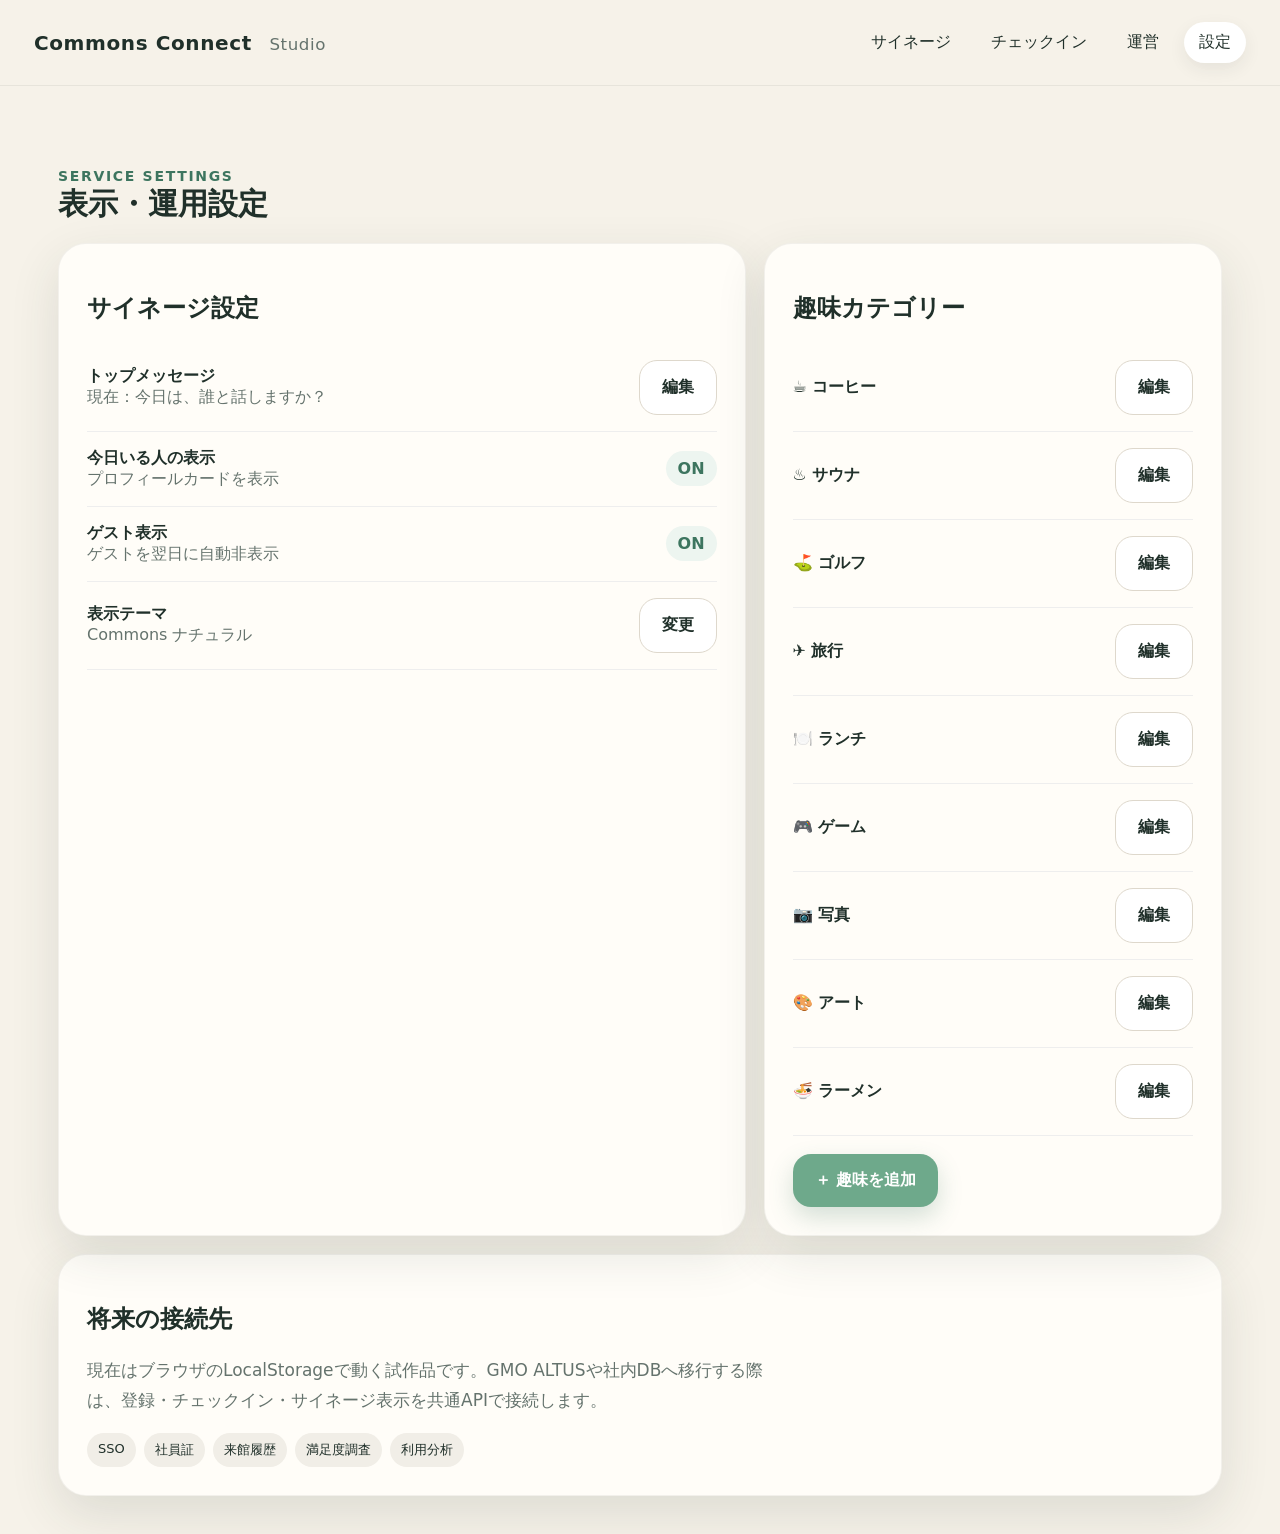
<file: studio.html>
<!doctype html><html lang="ja"><head><meta charset="utf-8"><meta name="viewport" content="width=device-width,initial-scale=1"><title>Studio | Commons Connect</title><link rel="stylesheet" href="assets/style.css"></head>
<body>
<header class="topbar"><div class="brand">Commons Connect <small>Studio</small></div><nav class="nav"><a href="index.html">サイネージ</a><a href="checkin.html">チェックイン</a><a href="manager.html">運営</a><a class="active" href="studio.html">設定</a></nav></header>
<main class="page">
<div class="section-head"><div><div class="eyebrow">SERVICE SETTINGS</div><h2>表示・運用設定</h2></div></div>
<section class="manager-grid">
<div class="panel" style="padding:28px"><h2>サイネージ設定</h2>
<div class="setting-row"><div><strong>トップメッセージ</strong><div class="subtle">現在：今日は、誰と話しますか？</div></div><button class="btn alt">編集</button></div>
<div class="setting-row"><div><strong>今日いる人の表示</strong><div class="subtle">プロフィールカードを表示</div></div><button class="switch">ON</button></div>
<div class="setting-row"><div><strong>ゲスト表示</strong><div class="subtle">ゲストを翌日に自動非表示</div></div><button class="switch">ON</button></div>
<div class="setting-row"><div><strong>表示テーマ</strong><div class="subtle">Commons ナチュラル</div></div><button class="btn alt">変更</button></div>
</div>
<div class="panel" style="padding:28px"><h2>趣味カテゴリー</h2><div id="hobbyList"></div><button class="btn" style="margin-top:18px">＋ 趣味を追加</button></div>
</section>
<section class="panel" style="padding:28px;margin-top:18px"><h2>将来の接続先</h2><p class="lead" style="font-size:17px">現在はブラウザのLocalStorageで動く試作品です。GMO ALTUSや社内DBへ移行する際は、登録・チェックイン・サイネージ表示を共通APIで接続します。</p><div class="chips"><span class="chip">SSO</span><span class="chip">社員証</span><span class="chip">来館履歴</span><span class="chip">満足度調査</span><span class="chip">利用分析</span></div></section>
</main>
<script src="assets/data.js"></script><script>
document.getElementById('hobbyList').innerHTML=window.HOBBIES.map(h=>`<div class="setting-row"><span>${h.icon} <strong>${h.name}</strong></span><button class="btn alt">編集</button></div>`).join('');
</script></body></html>
</file>
<file: assets/style.css>
:root{
  --ink:#20302a;--muted:#65736d;--paper:#f6f2e9;--card:#fffdf8;
  --green:#6ea98b;--green-dark:#3d755f;--orange:#ed8c62;--line:#ded8cc;
  --shadow:0 18px 50px rgba(41,55,48,.12);--radius:28px;
}
*{box-sizing:border-box}
html,body{margin:0;min-height:100%;font-family:"Yu Gothic","Hiragino Kaku Gothic ProN",system-ui,sans-serif;color:var(--ink);background:var(--paper)}
button,input,select,textarea{font:inherit}
button{cursor:pointer}
a{color:inherit;text-decoration:none}
.topbar{display:flex;align-items:center;justify-content:space-between;padding:22px 34px;border-bottom:1px solid rgba(0,0,0,.06);background:rgba(246,242,233,.88);backdrop-filter:blur(16px);position:sticky;top:0;z-index:20}
.brand{font-weight:800;letter-spacing:.03em;font-size:20px}
.brand small{font-weight:500;color:var(--muted);margin-left:10px}
.nav{display:flex;gap:10px;flex-wrap:wrap}
.nav a{padding:10px 15px;border-radius:999px}
.nav a.active,.nav a:hover{background:white;box-shadow:0 6px 18px rgba(0,0,0,.07)}
.page{max-width:1240px;margin:auto;padding:38px}
.hero{display:grid;grid-template-columns:1.35fr .65fr;gap:24px;align-items:stretch}
.hero-main,.hero-side,.panel,.card{background:var(--card);border:1px solid rgba(0,0,0,.05);box-shadow:var(--shadow);border-radius:var(--radius)}
.hero-main{padding:58px;min-height:390px;display:flex;flex-direction:column;justify-content:center;position:relative;overflow:hidden}
.hero-main:after{content:"";position:absolute;width:260px;height:260px;border-radius:50%;background:rgba(110,169,139,.18);right:-55px;bottom:-70px}
.eyebrow{font-size:14px;letter-spacing:.12em;color:var(--green-dark);font-weight:800}
h1{font-size:clamp(42px,6vw,76px);line-height:1.08;margin:16px 0 18px}
.lead{font-size:21px;line-height:1.8;color:var(--muted);max-width:680px}
.hero-actions{display:flex;gap:14px;margin-top:28px;flex-wrap:wrap}
.btn{border:none;border-radius:18px;padding:16px 22px;font-weight:800;background:var(--green);color:white;box-shadow:0 10px 24px rgba(61,117,95,.22)}
.btn.alt{background:white;color:var(--ink);border:1px solid var(--line);box-shadow:none}
.hero-side{padding:30px;display:flex;flex-direction:column;justify-content:space-between}
.big-number{font-size:78px;font-weight:900;line-height:1}
.subtle{color:var(--muted)}
.section-head{display:flex;align-items:end;justify-content:space-between;margin:44px 0 18px}
.section-head h2{font-size:30px;margin:0}
.grid{display:grid;grid-template-columns:repeat(3,1fr);gap:18px}
.hobby-card{padding:28px;min-height:180px;transition:.22s;position:relative;overflow:hidden}
.hobby-card:hover{transform:translateY(-5px)}
.icon{font-size:42px}
.hobby-card h3{font-size:24px;margin:16px 0 6px}
.count{position:absolute;right:22px;top:22px;background:#edf5f0;color:var(--green-dark);padding:8px 11px;border-radius:999px;font-weight:800}
.people-grid{display:grid;grid-template-columns:repeat(4,1fr);gap:18px}
.person-card{padding:24px;transition:.2s}
.person-card:hover{transform:translateY(-4px)}
.avatar{width:68px;height:68px;border-radius:20px;background:#edf4ef;display:grid;place-items:center;font-size:36px}
.person-card h3{margin:16px 0 4px}
.badge{display:inline-flex;align-items:center;gap:6px;font-size:13px;background:#edf5f0;color:var(--green-dark);padding:7px 10px;border-radius:999px;font-weight:800}
.badge.guest{background:#fff0e9;color:#ad5735}
.chips{display:flex;gap:8px;flex-wrap:wrap;margin-top:14px}
.chip{padding:8px 11px;border-radius:999px;background:#f1eee7;font-size:13px}
.empty{padding:50px;text-align:center;color:var(--muted)}
.modal{position:fixed;inset:0;background:rgba(24,32,29,.48);display:none;align-items:center;justify-content:center;padding:20px;z-index:50}
.modal.show{display:flex}
.modal-card{background:white;border-radius:30px;padding:32px;max-width:520px;width:100%;box-shadow:var(--shadow)}
.close{float:right;border:0;background:#eee;border-radius:50%;width:38px;height:38px}
.profile-head{display:flex;gap:20px;align-items:center}
.profile-head .avatar{width:94px;height:94px;font-size:50px}
.form-wrap{max-width:560px;margin:34px auto;background:white;border-radius:32px;box-shadow:var(--shadow);overflow:hidden}
.progress{height:8px;background:#ece8df}
.progress>div{height:100%;background:var(--green);transition:.3s}
.step{display:none;padding:34px}
.step.active{display:block}
.step h1{font-size:36px}
.field{margin:18px 0}
.field label{display:block;font-weight:800;margin-bottom:8px}
.field input,.field select,.field textarea{width:100%;padding:16px;border:1px solid var(--line);border-radius:16px;background:#fffdf9}
.choice-grid{display:grid;grid-template-columns:repeat(3,1fr);gap:10px}
.choice{padding:16px 8px;border:1px solid var(--line);border-radius:18px;text-align:center;background:#faf8f3}
.choice.selected{background:#e7f1eb;border-color:var(--green);color:var(--green-dark);transform:scale(1.02)}
.choice span{display:block;font-size:28px;margin-bottom:6px}
.step-actions{display:flex;gap:10px;margin-top:24px}
.step-actions .btn{flex:1}
.dashboard{display:grid;grid-template-columns:repeat(4,1fr);gap:16px}
.metric{padding:24px}
.metric strong{display:block;font-size:38px;margin-top:10px}
.manager-grid{display:grid;grid-template-columns:1.2fr .8fr;gap:18px;margin-top:18px}
.table{width:100%;border-collapse:collapse}
.table th,.table td{text-align:left;padding:14px 10px;border-bottom:1px solid #eee}
.switch{border:none;border-radius:999px;padding:8px 12px;background:#edf5f0;color:var(--green-dark);font-weight:800}
.switch.off{background:#eee;color:#777}
.setting-row{display:flex;justify-content:space-between;align-items:center;padding:16px 0;border-bottom:1px solid #eee}
.notice{padding:14px 16px;border-radius:16px;background:#fff5e9;color:#8a5a2e}
.footer{padding:40px;text-align:center;color:var(--muted)}
@media(max-width:900px){
 .hero{grid-template-columns:1fr}.grid{grid-template-columns:repeat(2,1fr)}.people-grid{grid-template-columns:repeat(2,1fr)}
 .dashboard{grid-template-columns:repeat(2,1fr)}.manager-grid{grid-template-columns:1fr}
}
@media(max-width:600px){
 .topbar{padding:16px}.brand small{display:none}.nav{gap:4px}.nav a{padding:8px 10px;font-size:13px}
 .page{padding:18px}.hero-main{padding:30px;min-height:360px}h1{font-size:44px}.lead{font-size:17px}
 .grid,.people-grid{grid-template-columns:1fr}.choice-grid{grid-template-columns:repeat(2,1fr)}
 .dashboard{grid-template-columns:1fr 1fr}.step{padding:24px}
}
</file>
